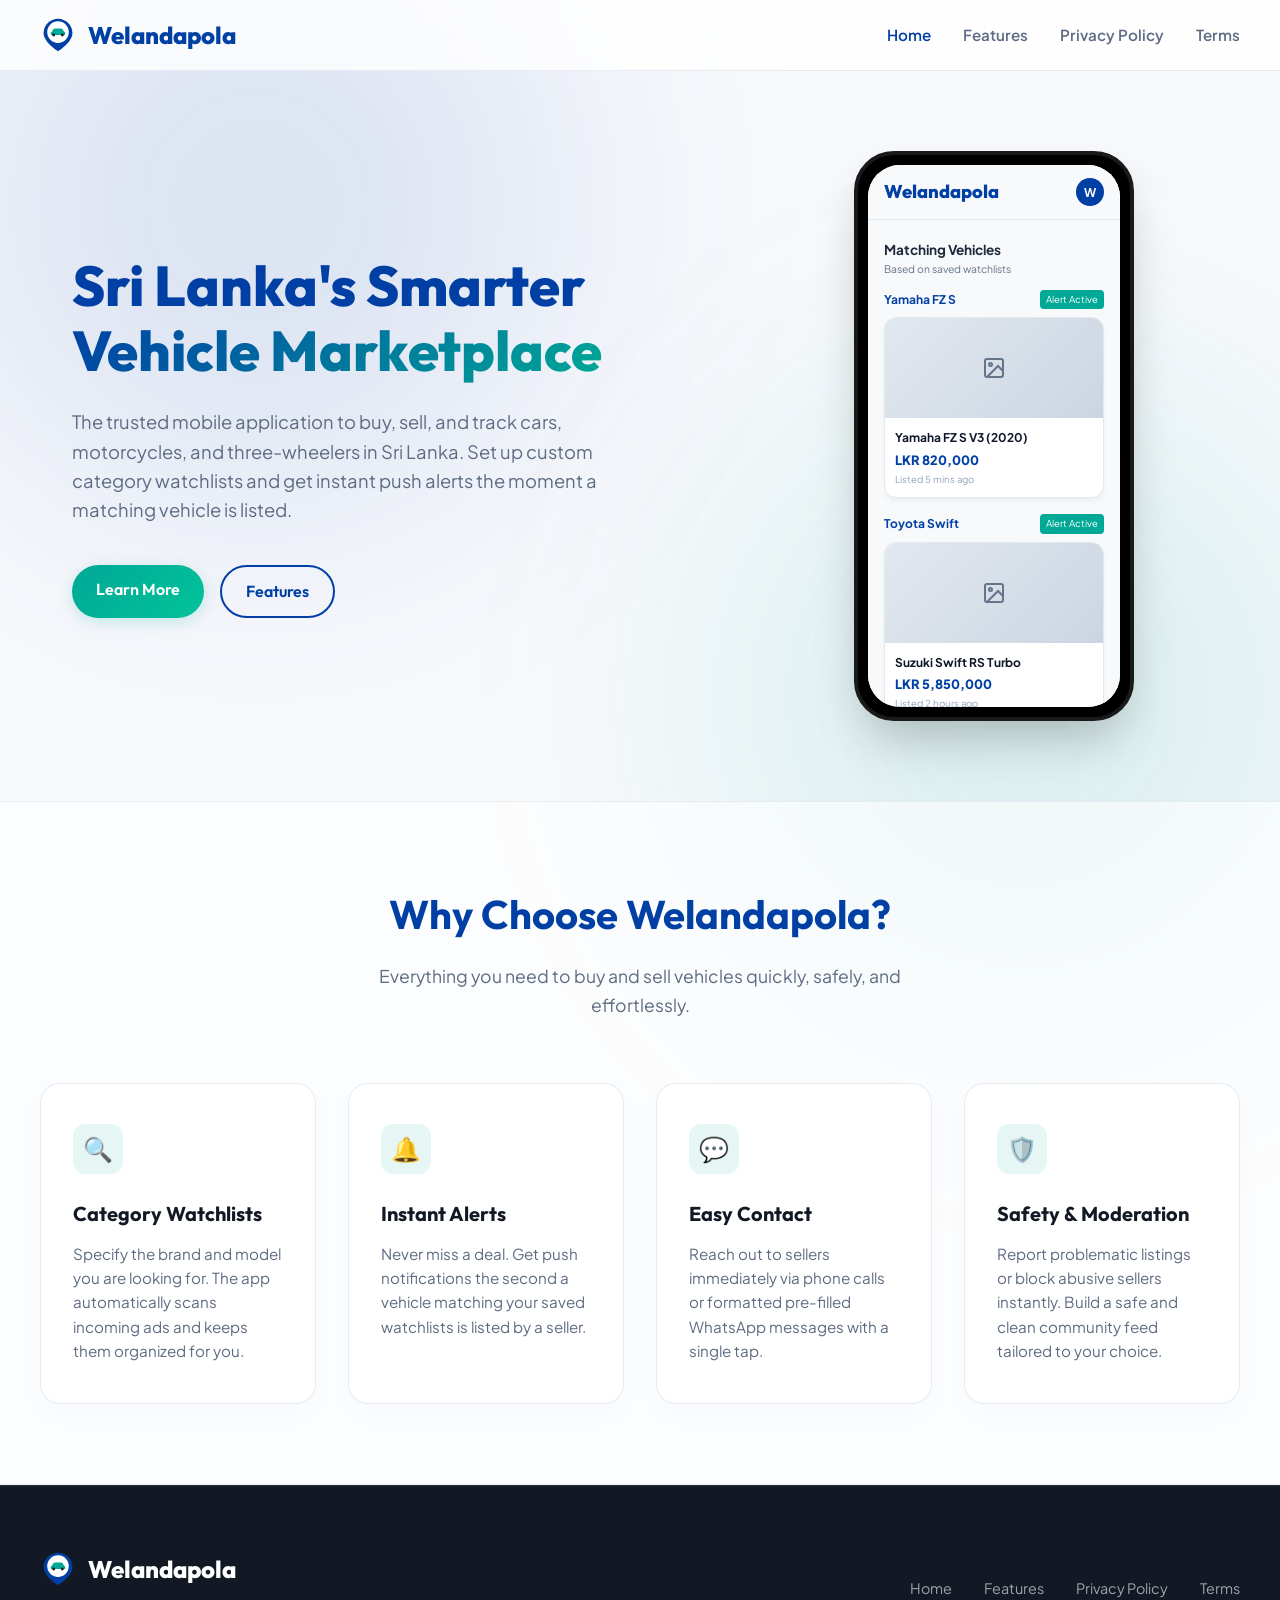
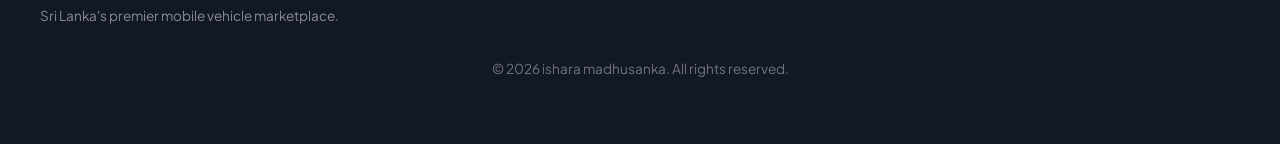
<file: index.html>
<!DOCTYPE html>
<html lang="en">

<head>
    <meta charset="UTF-8">
    <meta name="viewport" content="width=device-width, initial-scale=1.0">
    <meta name="description"
        content="Welandapola - Sri Lanka's premium mobile vehicle marketplace. Track categories, get instant notifications, and buy or sell cars, bikes, and three-wheelers.">
    <title>Welandapola | Buy & Sell Vehicles in Sri Lanka - Cars, Bikes & Three-Wheelers</title>
    <link rel="stylesheet" href="styles.css">
</head>

<body>

    <!-- Background decorative glows -->
    <div class="background-glow glow-blue"></div>
    <div class="background-glow glow-teal"></div>

    <!-- Header Navbar -->
    <header>
        <div class="nav-container">
            <a href="#" class="logo">
                <svg class="logo-icon" viewBox="0 0 100 100" fill="none" xmlns="http://www.w3.org/2000/svg">
                    <path d="M50 5C27.9 5 10 22.9 10 45C10 70 50 95 50 95C50 95 90 70 90 45C90 22.9 72.1 5 50 5Z"
                        fill="#0040A5" />
                    <circle cx="50" cy="42" r="30" fill="white" />
                    <path d="M35 38C35 38 37 32 42 32H58C63 32 65 38 65 38L68 42H32L35 38Z" fill="#00A896" />
                    <rect x="30" y="42" width="40" height="8" rx="2" fill="#00A896" />
                    <circle cx="38" cy="50" r="4" fill="#121824" />
                    <circle cx="62" cy="50" r="4" fill="#121824" />
                </svg>
                Welandapola
            </a>
            <nav id="nav-links">
                <a href="#home" class="active">Home</a>
                <a href="#features">Features</a>
                <a href="privacy.html">Privacy Policy</a>
                <a href="terms.html">Terms</a>
            </nav>
        </div>
    </header>

    <!-- Hero Section -->
    <section class="hero" id="home">
        <div class="hero-content">
            <h1>Sri Lanka's Smarter <br><span>Vehicle Marketplace</span></h1>
            <p>The trusted mobile application to buy, sell, and track cars, motorcycles, and three-wheelers in Sri
                Lanka. Set up custom category watchlists and get instant push alerts the moment a matching vehicle is
                listed.</p>
            <div class="hero-cta">
                <a href="#docs" class="btn-download"
                    style="background: linear-gradient(135deg, #00A896, #02c39a); box-shadow: 0 4px 15px rgba(0, 168, 150, 0.2);">Learn
                    More</a>
                <a href="#features" class="btn-download"
                    style="background: transparent; color: var(--primary-blue); border: 2px solid var(--primary-blue); box-shadow: none;">Features</a>
            </div>
        </div>
        <div class="hero-visual">
            <!-- Simulated Mobile App Mockup Screen -->
            <div class="mockup-container">
                <div class="mockup-screen">
                    <!-- App Topbar -->
                    <div
                        style="background: #F8F9FA; padding: 12px 16px; border-bottom: 1px solid #E2E8F0; display: flex; justify-content: space-between; align-items: center;">
                        <span
                            style="font-weight: 800; font-size: 1.15rem; color: #0040A5; font-family: var(--font-heading);">Welandapola</span>
                        <div
                            style="width: 28px; height: 28px; border-radius: 50%; background: #0040A5; display: flex; align-items: center; justify-content: center; color: white; font-size: 0.75rem; font-weight: bold;">
                            W</div>
                    </div>
                    <!-- App Body -->
                    <div style="padding: 16px; height: calc(100% - 53px); overflow-y: auto; background: #f8f9fa;">
                        <div style="margin-bottom: 12px;">
                            <span style="font-weight: bold; font-size: 0.85rem; color: #1e293b;">Matching
                                Vehicles</span>
                            <div style="font-size: 0.65rem; color: #64748b;">Based on saved watchlists</div>
                        </div>

                        <!-- Watchlist Item Group -->
                        <div
                            style="display: flex; align-items: center; justify-content: space-between; margin-bottom: 8px;">
                            <span style="font-size: 0.75rem; font-weight: bold; color: #0040A5;">Yamaha FZ S</span>
                            <span
                                style="font-size: 0.6rem; color: white; background: #00A896; padding: 2px 6px; border-radius: 4px;">Alert
                                Active</span>
                        </div>

                        <!-- Vehicle Card Mockup -->
                        <div
                            style="background: white; border-radius: 12px; border: 1px solid #e2e8f0; overflow: hidden; margin-bottom: 16px; box-shadow: 0 4px 6px -1px rgba(0, 0, 0, 0.05);">
                            <!-- Vehicle Image Placeholder -->
                            <div
                                style="height: 100px; background: linear-gradient(135deg, #e2e8f0, #cbd5e1); display: flex; align-items: center; justify-content: center; color: #64748b; font-size: 0.75rem;">
                                <svg width="24" height="24" viewBox="0 0 24 24" fill="none" stroke="currentColor"
                                    stroke-width="2">
                                    <rect x="3" y="3" width="18" height="18" rx="2" />
                                    <circle cx="8.5" cy="8.5" r="1.5" />
                                    <path d="M21 15l-5-5L5 21" />
                                </svg>
                            </div>
                            <!-- Vehicle Content -->
                            <div style="padding: 10px;">
                                <div
                                    style="font-size: 0.75rem; font-weight: bold; color: #0f172a; white-space: nowrap; overflow: hidden; text-overflow: ellipsis;">
                                    Yamaha FZ S V3 (2020)</div>
                                <div style="font-size: 0.8rem; font-weight: 800; color: #0040A5; margin: 2px 0;">LKR
                                    820,000</div>
                                <div style="font-size: 0.6rem; color: #94a3b8;">Listed 5 mins ago</div>
                            </div>
                        </div>

                        <!-- Watchlist Item Group 2 -->
                        <div
                            style="display: flex; align-items: center; justify-content: space-between; margin-bottom: 8px;">
                            <span style="font-size: 0.75rem; font-weight: bold; color: #0040A5;">Toyota Swift</span>
                            <span
                                style="font-size: 0.6rem; color: white; background: #00A896; padding: 2px 6px; border-radius: 4px;">Alert
                                Active</span>
                        </div>

                        <!-- Vehicle Card Mockup 2 -->
                        <div
                            style="background: white; border-radius: 12px; border: 1px solid #e2e8f0; overflow: hidden; margin-bottom: 16px; box-shadow: 0 4px 6px -1px rgba(0, 0, 0, 0.05);">
                            <div
                                style="height: 100px; background: linear-gradient(135deg, #e2e8f0, #cbd5e1); display: flex; align-items: center; justify-content: center; color: #64748b; font-size: 0.75rem;">
                                <svg width="24" height="24" viewBox="0 0 24 24" fill="none" stroke="currentColor"
                                    stroke-width="2">
                                    <rect x="3" y="3" width="18" height="18" rx="2" />
                                    <circle cx="8.5" cy="8.5" r="1.5" />
                                    <path d="M21 15l-5-5L5 21" />
                                </svg>
                            </div>
                            <div style="padding: 10px;">
                                <div style="font-size: 0.75rem; font-weight: bold; color: #0f172a;">Suzuki Swift RS
                                    Turbo</div>
                                <div style="font-size: 0.8rem; font-weight: 800; color: #0040A5; margin: 2px 0;">LKR
                                    5,850,000</div>
                                <div style="font-size: 0.6rem; color: #94a3b8;">Listed 2 hours ago</div>
                            </div>
                        </div>
                    </div>
                </div>
            </div>
        </div>
    </section>

    <!-- Features Section -->
    <section class="features" id="features">
        <div class="section-container">
            <div class="section-header">
                <h2>Why Choose Welandapola?</h2>
                <p style="color: var(--text-muted); font-size: 1.1rem; max-width: 600px; margin: 0 auto;">Everything you
                    need to buy and sell vehicles quickly, safely, and effortlessly.</p>
            </div>
            <div class="grid-features">
                <div class="feature-card">
                    <div class="feature-icon">🔍</div>
                    <h3>Category Watchlists</h3>
                    <p>Specify the brand and model you are looking for. The app automatically scans incoming ads and
                        keeps them organized for you.</p>
                </div>
                <div class="feature-card">
                    <div class="feature-icon">🔔</div>
                    <h3>Instant Alerts</h3>
                    <p>Never miss a deal. Get push notifications the second a vehicle matching your saved watchlists is
                        listed by a seller.</p>
                </div>
                <div class="feature-card">
                    <div class="feature-icon">💬</div>
                    <h3>Easy Contact</h3>
                    <p>Reach out to sellers immediately via phone calls or formatted pre-filled WhatsApp messages with a
                        single tap.</p>
                </div>
                <div class="feature-card">
                    <div class="feature-icon">🛡️</div>
                    <h3>Safety &amp; Moderation</h3>
                    <p>Report problematic listings or block abusive sellers instantly. Build a safe and clean community
                        feed tailored to your choice.</p>
                </div>
            </div>
        </div>
    </section>



    <!-- Footer -->
    <footer>
        <div class="footer-container">
            <div>
                <a href="#" class="logo" style="color: white; margin-bottom: 1rem;">
                    <svg class="logo-icon" viewBox="0 0 100 100" fill="none" xmlns="http://www.w3.org/2000/svg">
                        <path d="M50 5C27.9 5 10 22.9 10 45C10 70 50 95 50 95C50 95 90 70 90 45C90 22.9 72.1 5 50 5Z"
                            fill="#0040A5" />
                        <circle cx="50" cy="42" r="30" fill="white" />
                        <path d="M35 38C35 38 37 32 42 32H58C63 32 65 38 65 38L68 42H32L35 38Z" fill="#00A896" />
                        <rect x="30" y="42" width="40" height="8" rx="2" fill="#00A896" />
                        <circle cx="38" cy="50" r="4" fill="#121824" />
                        <circle cx="62" cy="50" r="4" fill="#121824" />
                    </svg>
                    Welandapola
                </a>
                <p style="font-size: 0.85rem; color: rgba(255,255,255,0.5);">Sri Lanka's premier mobile vehicle
                    marketplace.</p>
            </div>
            <div class="footer-links">
                <a href="#home">Home</a>
                <a href="#features">Features</a>
                <a href="privacy.html">Privacy Policy</a>
                <a href="terms.html">Terms</a>
            </div>
        </div>
        <p class="copyright">&copy; 2026 ishara madhusanka. All rights reserved.</p>
    </footer>

    <script src="script.js"></script>
</body>

</html>
</file>
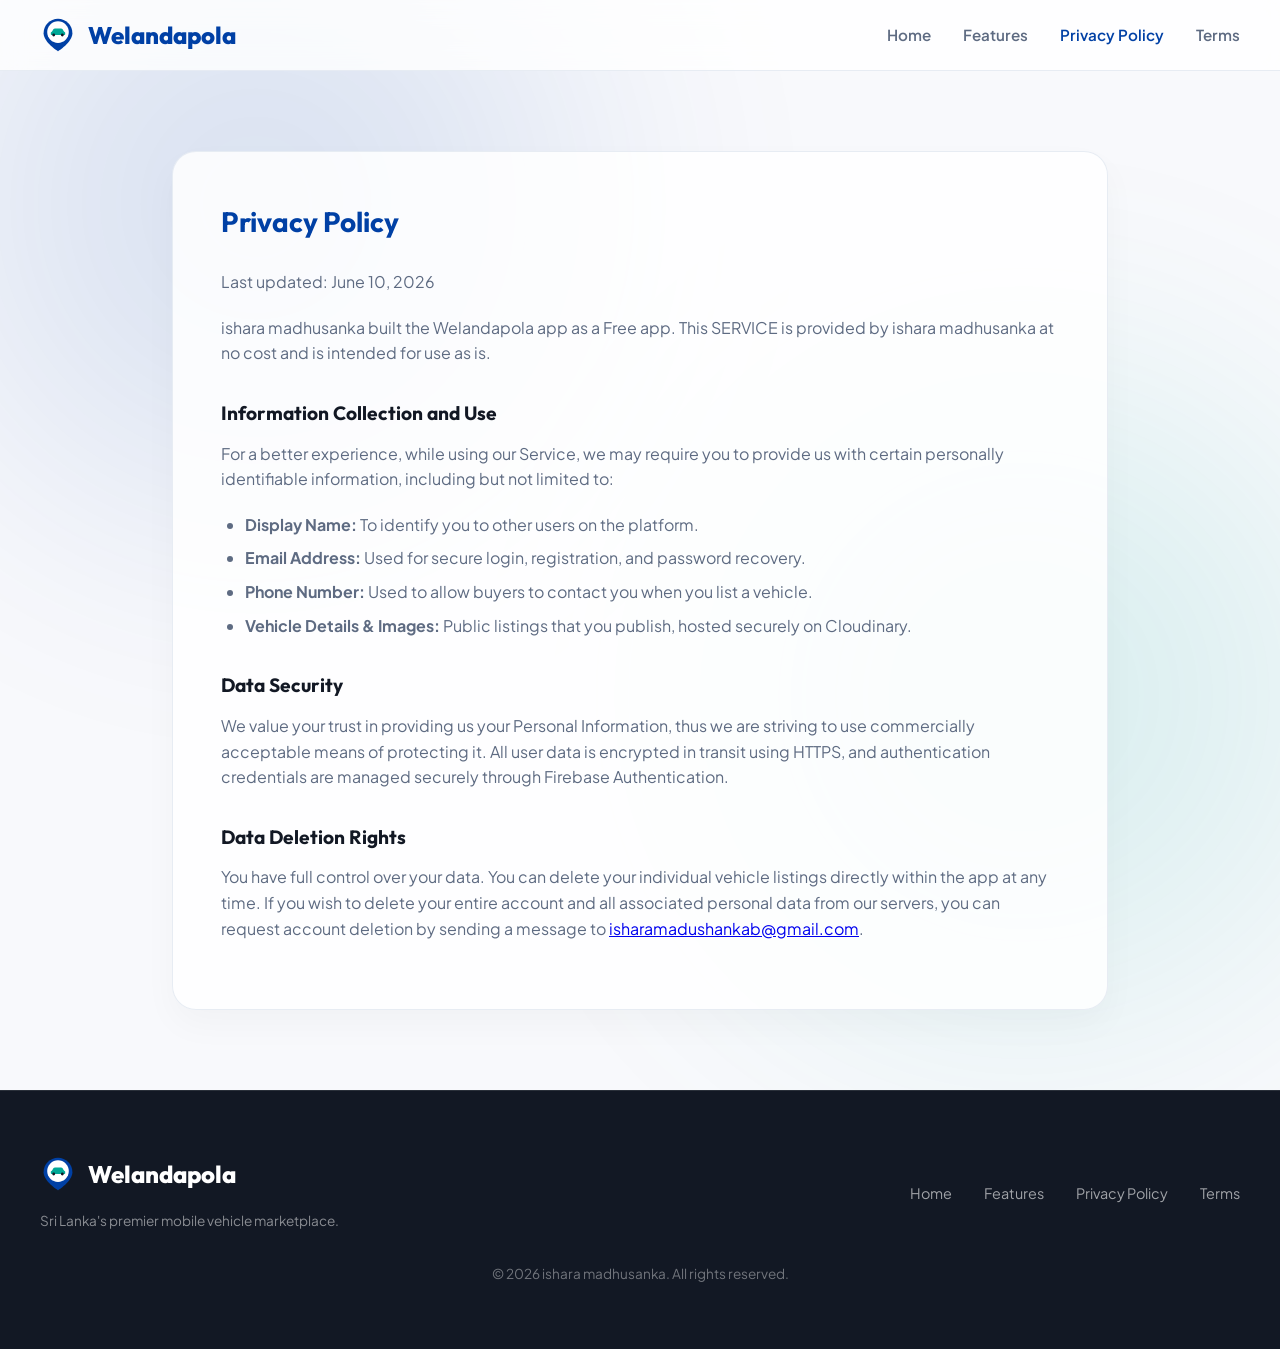
<file: privacy.html>
<!DOCTYPE html>
<html lang="en">

<head>
    <meta charset="UTF-8">
    <meta name="viewport" content="width=device-width, initial-scale=1.0">
    <meta name="description"
        content="Privacy Policy for Welandapola - Learn how we collect, protect, and handle your personal data.">
    <title>Privacy Policy | Welandapola</title>
    <link rel="stylesheet" href="styles.css">
</head>

<body>

    <!-- Background decorative glows -->
    <div class="background-glow glow-blue"></div>
    <div class="background-glow glow-teal"></div>

    <!-- Header Navbar -->
    <header>
        <div class="nav-container">
            <a href="index.html" class="logo">
                <svg class="logo-icon" viewBox="0 0 100 100" fill="none" xmlns="http://www.w3.org/2000/svg">
                    <path d="M50 5C27.9 5 10 22.9 10 45C10 70 50 95 50 95C50 95 90 70 90 45C90 22.9 72.1 5 50 5Z"
                        fill="#0040A5" />
                    <circle cx="50" cy="42" r="30" fill="white" />
                    <path d="M35 38C35 38 37 32 42 32H58C63 32 65 38 65 38L68 42H32L35 38Z" fill="#00A896" />
                    <rect x="30" y="42" width="40" height="8" rx="2" fill="#00A896" />
                    <circle cx="38" cy="50" r="4" fill="#121824" />
                    <circle cx="62" cy="50" r="4" fill="#121824" />
                </svg>
                Welandapola
            </a>
            <nav id="nav-links">
                <a href="index.html#home">Home</a>
                <a href="index.html#features">Features</a>
                <a href="privacy.html" class="active">Privacy Policy</a>
                <a href="terms.html">Terms</a>
            </nav>
        </div>
    </header>

    <!-- Privacy Policy Section -->
    <section class="docs-section">
        <div class="doc-content">
            <div class="doc-panel active">
                <h3>Privacy Policy</h3>
                <p>Last updated: June 10, 2026</p>
                <p>ishara madhusanka built the Welandapola app as a Free app. This SERVICE is provided by ishara madhusanka at no
                    cost and is intended for use as is.</p>

                <h4>Information Collection and Use</h4>
                <p>For a better experience, while using our Service, we may require you to provide us with certain
                    personally identifiable information, including but not limited to:</p>
                <ul>
                    <li><strong>Display Name:</strong> To identify you to other users on the platform.</li>
                    <li><strong>Email Address:</strong> Used for secure login, registration, and password recovery.</li>
                    <li><strong>Phone Number:</strong> Used to allow buyers to contact you when you list a vehicle.</li>
                    <li><strong>Vehicle Details &amp; Images:</strong> Public listings that you publish, hosted securely
                        on Cloudinary.</li>
                </ul>

                <h4>Data Security</h4>
                <p>We value your trust in providing us your Personal Information, thus we are striving to use
                    commercially acceptable means of protecting it. All user data is encrypted in transit using HTTPS,
                    and authentication credentials are managed securely through Firebase Authentication.</p>

                <h4>Data Deletion Rights</h4>
                <p>You have full control over your data. You can delete your individual vehicle listings directly within
                    the app at any time. If you wish to delete your entire account and all associated personal data from
                    our servers, you can request account deletion by sending a message to <a href="mailto:isharamadushankab@gmail.com">isharamadushankab@gmail.com</a>.</p>
            </div>
        </div>
    </section>

    <!-- Footer -->
    <footer>
        <div class="footer-container">
            <div>
                <a href="index.html" class="logo" style="color: white; margin-bottom: 1rem;">
                    <svg class="logo-icon" viewBox="0 0 100 100" fill="none" xmlns="http://www.w3.org/2000/svg">
                        <path d="M50 5C27.9 5 10 22.9 10 45C10 70 50 95 50 95C50 95 90 70 90 45C90 22.9 72.1 5 50 5Z"
                            fill="#0040A5" />
                        <circle cx="50" cy="42" r="30" fill="white" />
                        <path d="M35 38C35 38 37 32 42 32H58C63 32 65 38 65 38L68 42H32L35 38Z" fill="#00A896" />
                        <rect x="30" y="42" width="40" height="8" rx="2" fill="#00A896" />
                        <circle cx="38" cy="50" r="4" fill="#121824" />
                        <circle cx="62" cy="50" r="4" fill="#121824" />
                    </svg>
                    Welandapola
                </a>
                <p style="font-size: 0.85rem; color: rgba(255,255,255,0.5);">Sri Lanka's premier mobile vehicle
                    marketplace.</p>
            </div>
            <div class="footer-links">
                <a href="index.html#home">Home</a>
                <a href="index.html#features">Features</a>
                <a href="privacy.html">Privacy Policy</a>
                <a href="terms.html">Terms</a>
            </div>
        </div>
        <p class="copyright">&copy; 2026 ishara madhusanka. All rights reserved.</p>
    </footer>

</body>

</html>
</file>
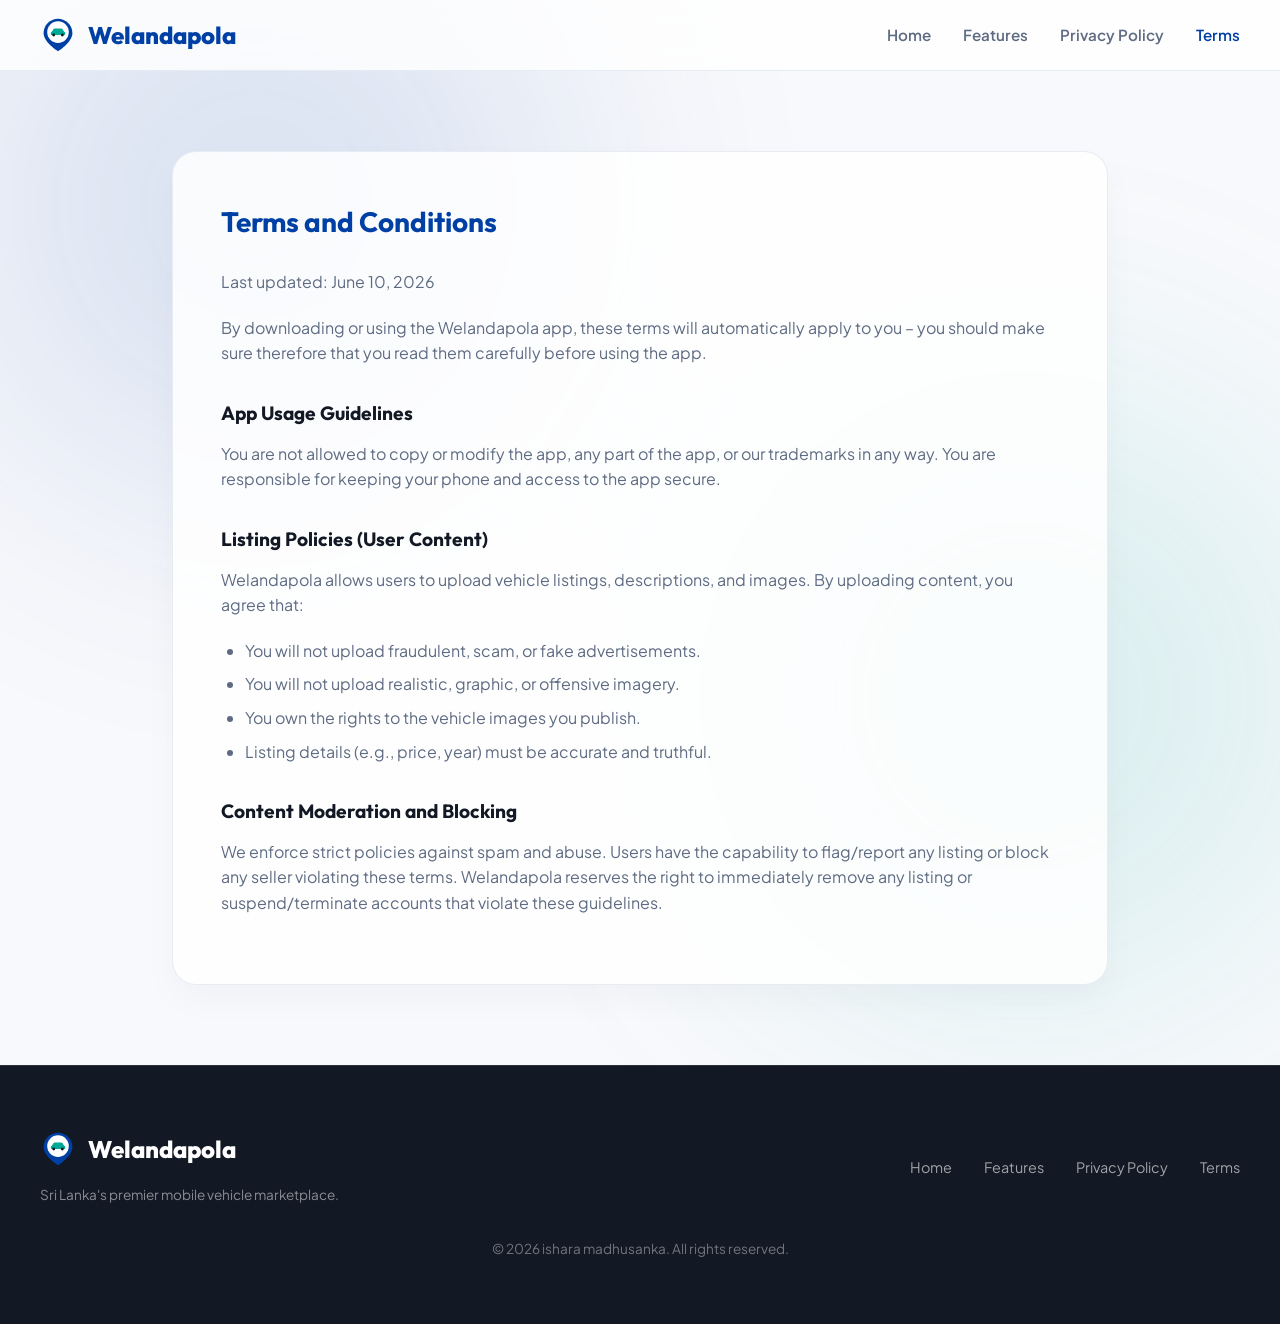
<file: terms.html>
<!DOCTYPE html>
<html lang="en">

<head>
    <meta charset="UTF-8">
    <meta name="viewport" content="width=device-width, initial-scale=1.0">
    <meta name="description"
        content="Terms of Service for Welandapola - Understand the terms and rules of using our platform.">
    <title>Terms and Conditions | Welandapola</title>
    <link rel="stylesheet" href="styles.css">
</head>

<body>

    <!-- Background decorative glows -->
    <div class="background-glow glow-blue"></div>
    <div class="background-glow glow-teal"></div>

    <!-- Header Navbar -->
    <header>
        <div class="nav-container">
            <a href="index.html" class="logo">
                <svg class="logo-icon" viewBox="0 0 100 100" fill="none" xmlns="http://www.w3.org/2000/svg">
                    <path d="M50 5C27.9 5 10 22.9 10 45C10 70 50 95 50 95C50 95 90 70 90 45C90 22.9 72.1 5 50 5Z"
                        fill="#0040A5" />
                    <circle cx="50" cy="42" r="30" fill="white" />
                    <path d="M35 38C35 38 37 32 42 32H58C63 32 65 38 65 38L68 42H32L35 38Z" fill="#00A896" />
                    <rect x="30" y="42" width="40" height="8" rx="2" fill="#00A896" />
                    <circle cx="38" cy="50" r="4" fill="#121824" />
                    <circle cx="62" cy="50" r="4" fill="#121824" />
                </svg>
                Welandapola
            </a>
            <nav id="nav-links">
                <a href="index.html#home">Home</a>
                <a href="index.html#features">Features</a>
                <a href="privacy.html">Privacy Policy</a>
                <a href="terms.html" class="active">Terms</a>
            </nav>
        </div>
    </header>

    <!-- Terms Section -->
    <section class="docs-section">
        <div class="doc-content">
            <div class="doc-panel active">
                <h3>Terms and Conditions</h3>
                <p>Last updated: June 10, 2026</p>
                <p>By downloading or using the Welandapola app, these terms will automatically apply to you – you should
                    make sure therefore that you read them carefully before using the app.</p>

                <h4>App Usage Guidelines</h4>
                <p>You are not allowed to copy or modify the app, any part of the app, or our trademarks in any way. You
                    are responsible for keeping your phone and access to the app secure.</p>

                <h4>Listing Policies (User Content)</h4>
                <p>Welandapola allows users to upload vehicle listings, descriptions, and images. By uploading content,
                    you agree that:</p>
                <ul>
                    <li>You will not upload fraudulent, scam, or fake advertisements.</li>
                    <li>You will not upload realistic, graphic, or offensive imagery.</li>
                    <li>You own the rights to the vehicle images you publish.</li>
                    <li>Listing details (e.g., price, year) must be accurate and truthful.</li>
                </ul>

                <h4>Content Moderation and Blocking</h4>
                <p>We enforce strict policies against spam and abuse. Users have the capability to flag/report any
                    listing or block any seller violating these terms. Welandapola reserves the right to immediately
                    remove any listing or suspend/terminate accounts that violate these guidelines.</p>
            </div>
        </div>
    </section>

    <!-- Footer -->
    <footer>
        <div class="footer-container">
            <div>
                <a href="index.html" class="logo" style="color: white; margin-bottom: 1rem;">
                    <svg class="logo-icon" viewBox="0 0 100 100" fill="none" xmlns="http://www.w3.org/2000/svg">
                        <path d="M50 5C27.9 5 10 22.9 10 45C10 70 50 95 50 95C50 95 90 70 90 45C90 22.9 72.1 5 50 5Z"
                            fill="#0040A5" />
                        <circle cx="50" cy="42" r="30" fill="white" />
                        <path d="M35 38C35 38 37 32 42 32H58C63 32 65 38 65 38L68 42H32L35 38Z" fill="#00A896" />
                        <rect x="30" y="42" width="40" height="8" rx="2" fill="#00A896" />
                        <circle cx="38" cy="50" r="4" fill="#121824" />
                        <circle cx="62" cy="50" r="4" fill="#121824" />
                    </svg>
                    Welandapola
                </a>
                <p style="font-size: 0.85rem; color: rgba(255,255,255,0.5);">Sri Lanka's premier mobile vehicle
                    marketplace.</p>
            </div>
            <div class="footer-links">
                <a href="index.html#home">Home</a>
                <a href="index.html#features">Features</a>
                <a href="privacy.html">Privacy Policy</a>
                <a href="terms.html">Terms</a>
            </div>
        </div>
        <p class="copyright">&copy; 2026 ishara madhusanka. All rights reserved.</p>
    </footer>

</body>

</html>
</file>
<file: styles.css>
@import url('https://fonts.googleapis.com/css2?family=Outfit:wght@300;400;500;600;700;800&family=Plus+Jakarta+Sans:wght@400;500;600;700&display=swap');

:root {
    --primary-blue: #0040A5;
    --primary-teal: #00A896;
    --bg-light: #f8f9fc;
    --card-bg: rgba(255, 255, 255, 0.85);
    --text-dark: #121824;
    --text-muted: #5e6b82;
    --border-color: rgba(226, 232, 240, 0.8);
    --error-color: #e53e3e;
    --success-color: #38a169;
    --font-heading: 'Outfit', sans-serif;
    --font-body: 'Plus Jakarta Sans', sans-serif;
    --transition: all 0.3s cubic-bezier(0.4, 0, 0.2, 1);
}

* {
    box-sizing: border-box;
    margin: 0;
    padding: 0;
}

html {
    scroll-behavior: smooth;
    font-size: 16px;
}

body {
    font-family: var(--font-body);
    background-color: var(--bg-light);
    color: var(--text-dark);
    line-height: 1.6;
    overflow-x: hidden;
}

/* Background Gradients */
.background-glow {
    position: fixed;
    width: 60vw;
    height: 60vw;
    border-radius: 50%;
    filter: blur(120px);
    z-index: -1;
    opacity: 0.15;
    pointer-events: none;
}

.glow-blue {
    top: -20%;
    left: -10%;
    background: radial-gradient(circle, var(--primary-blue), transparent);
}

.glow-teal {
    bottom: -20%;
    right: -10%;
    background: radial-gradient(circle, var(--primary-teal), transparent);
}

/* Navbar */
header {
    position: sticky;
    top: 0;
    background: rgba(255, 255, 255, 0.8);
    backdrop-filter: blur(12px);
    border-bottom: 1px solid var(--border-color);
    z-index: 100;
    padding: 1rem 2rem;
}

.nav-container {
    max-width: 1200px;
    margin: 0 auto;
    display: flex;
    justify-content: space-between;
    align-items: center;
}

.logo {
    display: flex;
    align-items: center;
    gap: 0.75rem;
    text-decoration: none;
    font-family: var(--font-heading);
    font-weight: 800;
    font-size: 1.5rem;
    color: var(--primary-blue);
}

.logo-icon {
    width: 36px;
    height: 36px;
}

nav {
    display: flex;
    gap: 2rem;
    align-items: center;
}

nav a {
    text-decoration: none;
    color: var(--text-muted);
    font-weight: 600;
    font-size: 0.95rem;
    transition: var(--transition);
}

nav a:hover, nav a.active {
    color: var(--primary-blue);
}

.btn-download {
    background: linear-gradient(135deg, var(--primary-blue), #1a5cff);
    color: white;
    padding: 0.75rem 1.5rem;
    border-radius: 50px;
    border: none;
    font-weight: 600;
    font-family: var(--font-heading);
    box-shadow: 0 4px 15px rgba(0, 64, 165, 0.2);
    cursor: pointer;
    transition: var(--transition);
    text-decoration: none;
}

.btn-download:hover {
    transform: translateY(-2px);
    box-shadow: 0 6px 20px rgba(0, 64, 165, 0.3);
}

/* Hero Section */
.hero {
    max-width: 1200px;
    margin: 0 auto;
    padding: 5rem 2rem;
    display: grid;
    grid-template-columns: 1.2fr 0.8fr;
    gap: 4rem;
    align-items: center;
}

.hero-content h1 {
    font-family: var(--font-heading);
    font-size: 3.5rem;
    line-height: 1.15;
    font-weight: 800;
    color: var(--primary-blue);
    margin-bottom: 1.5rem;
}

.hero-content h1 span {
    background: linear-gradient(135deg, var(--primary-blue), var(--primary-teal));
    -webkit-background-clip: text;
    -webkit-text-fill-color: transparent;
}

.hero-content p {
    font-size: 1.15rem;
    color: var(--text-muted);
    margin-bottom: 2.5rem;
    max-width: 540px;
}

.hero-cta {
    display: flex;
    gap: 1rem;
}

.hero-visual {
    position: relative;
    display: flex;
    justify-content: center;
}

.mockup-container {
    width: 280px;
    height: 570px;
    background: #000;
    border-radius: 40px;
    padding: 10px;
    box-shadow: 0 25px 50px -12px rgba(0, 0, 0, 0.25);
    border: 4px solid #1a1a1a;
}

.mockup-screen {
    width: 100%;
    height: 100%;
    background: white;
    border-radius: 32px;
    overflow: hidden;
    position: relative;
}

/* Features */
.features {
    background: rgba(255, 255, 255, 0.6);
    border-top: 1px solid var(--border-color);
    border-bottom: 1px solid var(--border-color);
    padding: 5rem 2rem;
}

.section-container {
    max-width: 1200px;
    margin: 0 auto;
}

.section-header {
    text-align: center;
    margin-bottom: 4rem;
}

.section-header h2 {
    font-family: var(--font-heading);
    font-size: 2.5rem;
    color: var(--primary-blue);
    margin-bottom: 1rem;
}

.grid-features {
    display: grid;
    grid-template-columns: repeat(auto-fit, minmax(250px, 1fr));
    gap: 2rem;
}

.feature-card {
    background: var(--card-bg);
    padding: 2.5rem 2rem;
    border-radius: 20px;
    border: 1px solid var(--border-color);
    box-shadow: 0 10px 30px rgba(0, 0, 0, 0.02);
    transition: var(--transition);
}

.feature-card:hover {
    transform: translateY(-5px);
    border-color: var(--primary-teal);
    box-shadow: 0 15px 35px rgba(0, 168, 150, 0.05);
}

.feature-icon {
    width: 50px;
    height: 50px;
    background: rgba(0, 168, 150, 0.1);
    color: var(--primary-teal);
    border-radius: 12px;
    display: flex;
    align-items: center;
    justify-content: center;
    font-size: 1.5rem;
    margin-bottom: 1.5rem;
}

.feature-card h3 {
    font-family: var(--font-heading);
    font-size: 1.25rem;
    margin-bottom: 0.75rem;
}

.feature-card p {
    color: var(--text-muted);
    font-size: 0.95rem;
}

/* Legal Docs Section */
.docs-section {
    max-width: 1000px;
    margin: 0 auto;
    padding: 5rem 2rem;
}

.tabs-container {
    display: flex;
    justify-content: center;
    gap: 1rem;
    margin-bottom: 3rem;
}

.tab-btn {
    padding: 0.75rem 2rem;
    border-radius: 50px;
    border: 1px solid var(--border-color);
    background: white;
    cursor: pointer;
    font-family: var(--font-heading);
    font-weight: 600;
    font-size: 1rem;
    color: var(--text-muted);
    transition: var(--transition);
}

.tab-btn:hover {
    border-color: var(--primary-blue);
    color: var(--primary-blue);
}

.tab-btn.active {
    background: var(--primary-blue);
    color: white;
    border-color: var(--primary-blue);
}

.doc-content {
    background: var(--card-bg);
    border-radius: 24px;
    border: 1px solid var(--border-color);
    padding: 3rem;
    box-shadow: 0 15px 35px rgba(0, 0, 0, 0.03);
    min-height: 400px;
}

.doc-panel {
    display: none;
}

.doc-panel.active {
    display: block;
    animation: fadeIn 0.4s ease;
}

.doc-panel h3 {
    font-family: var(--font-heading);
    font-size: 1.75rem;
    margin-bottom: 1.5rem;
    color: var(--primary-blue);
}

.doc-panel h4 {
    font-family: var(--font-heading);
    font-size: 1.2rem;
    margin-top: 2rem;
    margin-bottom: 0.75rem;
    color: var(--text-dark);
}

.doc-panel p, .doc-panel ul {
    margin-bottom: 1.25rem;
    color: var(--text-muted);
}

.doc-panel ul {
    padding-left: 1.5rem;
}

.doc-panel li {
    margin-bottom: 0.5rem;
}

/* Account Deletion Form */
.deletion-form-container {
    max-width: 500px;
    margin: 0 auto;
}

.form-group {
    margin-bottom: 1.5rem;
}

.form-group label {
    display: block;
    font-weight: 600;
    margin-bottom: 0.5rem;
    font-size: 0.95rem;
}

.form-group input, .form-group select, .form-group textarea {
    width: 100%;
    min-height: 48px;
    padding: 0.75rem 1rem;
    border: 1.5px solid #cbd5e1;
    border-radius: 12px;
    font-family: var(--font-body);
    font-size: 1rem;
    background: white;
    transition: var(--transition);
}

.form-group input:focus, .form-group select:focus, .form-group textarea:focus {
    outline: none;
    border-color: var(--primary-blue);
    box-shadow: 0 0 0 3px rgba(0, 64, 165, 0.15);
}

.form-group textarea {
    min-height: 100px;
    resize: vertical;
}

.btn-submit {
    width: 100%;
    min-height: 48px;
    background: linear-gradient(135deg, var(--primary-blue), #1a5cff);
    color: white;
    border: none;
    border-radius: 12px;
    font-weight: 600;
    font-family: var(--font-heading);
    font-size: 1rem;
    cursor: pointer;
    box-shadow: 0 4px 15px rgba(0, 64, 165, 0.2);
    transition: var(--transition);
}

.btn-submit:hover {
    transform: translateY(-1px);
    box-shadow: 0 6px 20px rgba(0, 64, 165, 0.3);
}

.error-message {
    color: var(--error-color);
    font-size: 0.85rem;
    margin-top: 0.35rem;
    font-weight: 500;
    display: none;
}

.success-modal {
    display: none;
    position: fixed;
    top: 0;
    left: 0;
    width: 100%;
    height: 100%;
    background: rgba(0, 0, 0, 0.5);
    backdrop-filter: blur(8px);
    z-index: 1000;
    justify-content: center;
    align-items: center;
}

.modal-content {
    background: white;
    padding: 3rem;
    border-radius: 24px;
    text-align: center;
    max-width: 450px;
    width: 90%;
    box-shadow: 0 25px 50px -12px rgba(0, 0, 0, 0.25);
    animation: scaleUp 0.3s ease;
}

.modal-icon {
    width: 64px;
    height: 64px;
    background: rgba(56, 161, 105, 0.15);
    color: var(--success-color);
    border-radius: 50%;
    display: flex;
    align-items: center;
    justify-content: center;
    font-size: 2.2rem;
    margin: 0 auto 1.5rem;
}

.modal-content h3 {
    font-family: var(--font-heading);
    font-size: 1.5rem;
    margin-bottom: 0.75rem;
}

.modal-content p {
    color: var(--text-muted);
    margin-bottom: 2rem;
}

.btn-modal-close {
    background: #edf2f7;
    color: var(--text-dark);
    padding: 0.75rem 2rem;
    border-radius: 12px;
    border: none;
    font-weight: 600;
    cursor: pointer;
    transition: var(--transition);
}

.btn-modal-close:hover {
    background: #e2e8f0;
}

/* Footer */
footer {
    background: #121824;
    color: white;
    padding: 4rem 2rem;
    border-top: 1px solid rgba(255, 255, 255, 0.1);
}

.footer-container {
    max-width: 1200px;
    margin: 0 auto;
    display: flex;
    justify-content: space-between;
    align-items: center;
}

.footer-logo {
    color: white;
}

.footer-links {
    display: flex;
    gap: 2rem;
}

.footer-links a {
    color: rgba(255, 255, 255, 0.6);
    text-decoration: none;
    font-size: 0.9rem;
    transition: var(--transition);
}

.footer-links a:hover {
    color: white;
}

.copyright {
    color: rgba(255, 255, 255, 0.4);
    font-size: 0.85rem;
    margin-top: 2rem;
    text-align: center;
}

/* Animations */
@keyframes fadeIn {
    from { opacity: 0; transform: translateY(10px); }
    to { opacity: 1; transform: translateY(0); }
}

@keyframes scaleUp {
    from { opacity: 0; transform: scale(0.95); }
    to { opacity: 1; transform: scale(1); }
}

/* Responsive design */
@media (max-width: 968px) {
    .hero {
        grid-template-columns: 1fr;
        text-align: center;
        padding: 3rem 2rem;
    }
    
    .hero-content h1 {
        font-size: 2.75rem;
    }
    
    .hero-content p {
        margin-left: auto;
        margin-right: auto;
    }
    
    .hero-cta {
        justify-content: center;
    }
    
    .hero-visual {
        margin-top: 2rem;
    }
    
    .nav-container {
        flex-direction: column;
        gap: 1rem;
    }
    
    nav {
        gap: 1.5rem;
    }
}

@media (max-width: 600px) {
    .doc-content {
        padding: 1.5rem;
    }
    
    .tabs-container {
        flex-direction: column;
        align-items: center;
    }
    
    .tab-btn {
        width: 100%;
        text-align: center;
    }
    
    .footer-container {
        flex-direction: column;
        gap: 2rem;
        text-align: center;
    }
    
    .footer-links {
        flex-direction: column;
        gap: 1rem;
    }
}
</file>
